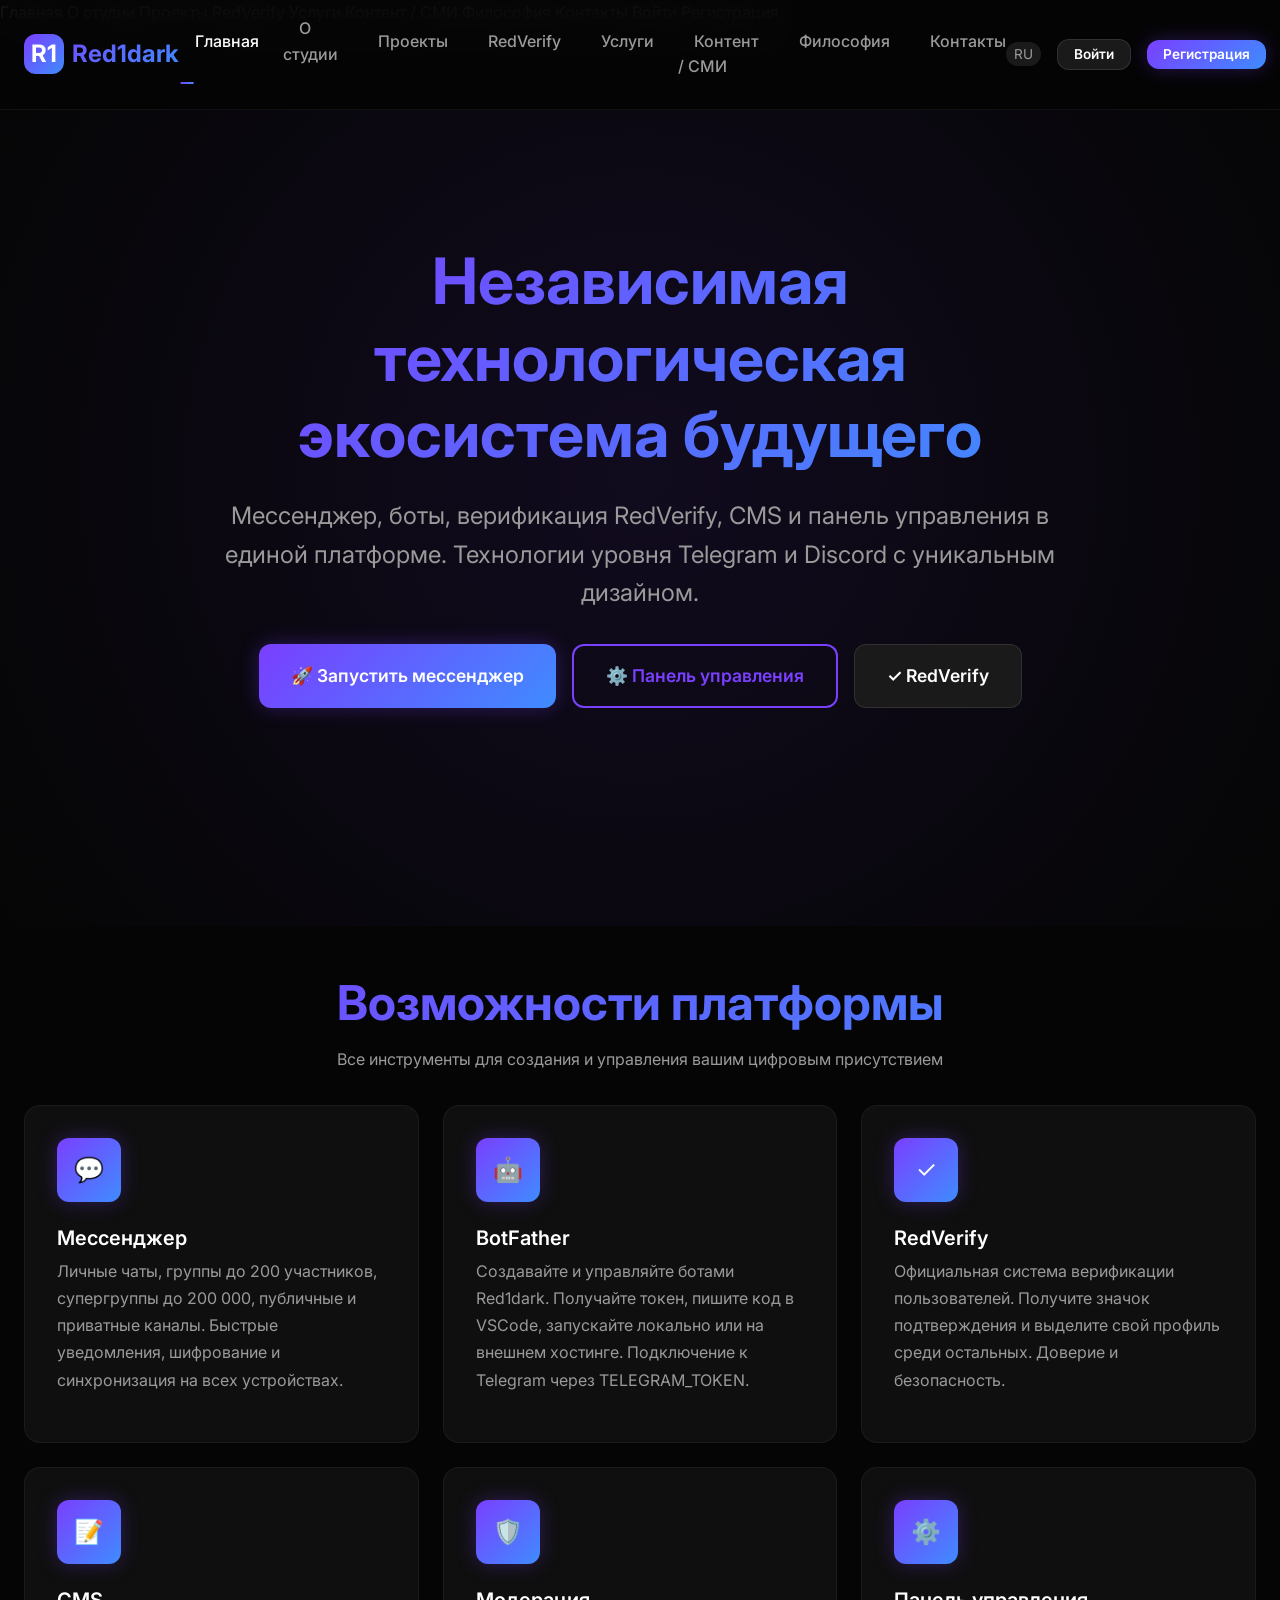
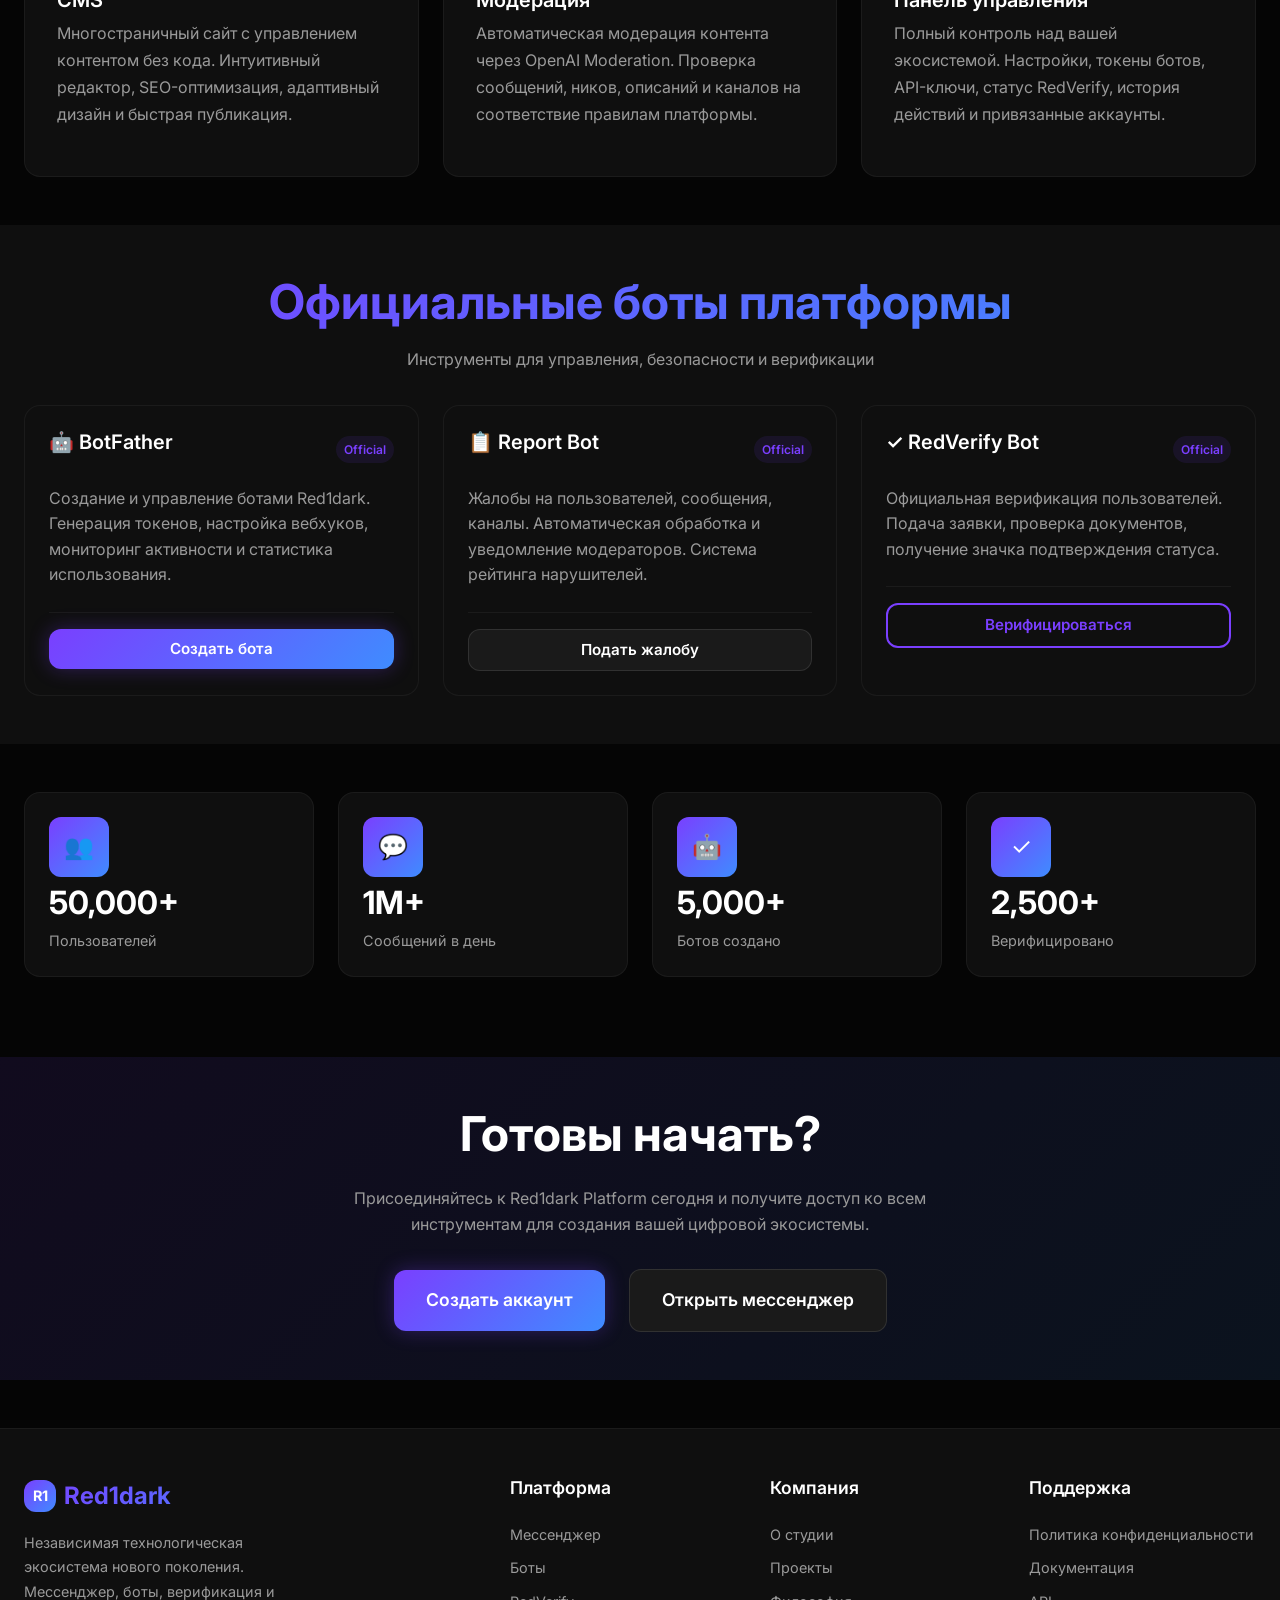
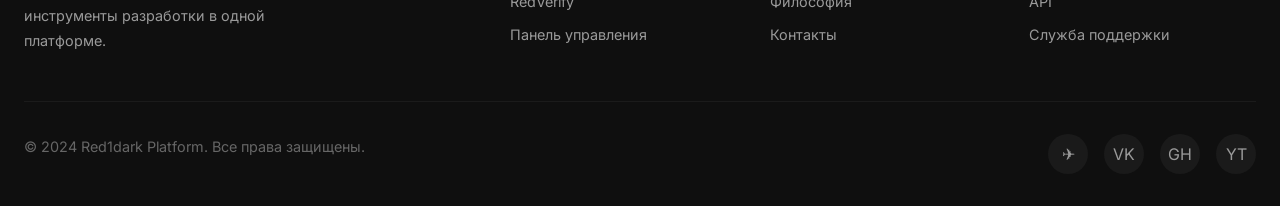
<file: index.html>
<!DOCTYPE html>
<html lang="ru">
<head>
    <meta charset="UTF-8">
    <meta name="viewport" content="width=device-width, initial-scale=1.0">
    <title>Red1dark Platform — Независимая технологическая экосистема</title>
    <meta name="description" content="Red1dark Platform — независимая технологическая экосистема: мессенджер, боты, верификация RedVerify, CMS и панель управления">
    
    <!-- Fonts -->
    <link rel="preconnect" href="https://fonts.googleapis.com">
    <link rel="preconnect" href="https://fonts.gstatic.com" crossorigin>
    <link href="https://fonts.googleapis.com/css2?family=Inter:wght@300;400;500;600;700;800&family=JetBrains+Mono:wght@400;500;600&display=swap" rel="stylesheet">
    
    <!-- Styles -->
    <link rel="stylesheet" href="css/styles.css">
</head>
<body>
    <!-- Navigation -->
    <nav class="navbar">
        <div class="container navbar-content">
            <a href="index.html" class="navbar-brand">
                <div class="navbar-logo">R1</div>
                <span>Red1dark</span>
            </a>
            
            <ul class="navbar-menu">
                <li><a href="index.html" class="navbar-link active" data-i18n="home">Главная</a></li>
                <li><a href="about.html" class="navbar-link" data-i18n="about">О студии</a></li>
                <li><a href="projects.html" class="navbar-link" data-i18n="projects">Проекты</a></li>
                <li><a href="verify.html" class="navbar-link" data-i18n="verify">RedVerify</a></li>
                <li><a href="services.html" class="navbar-link" data-i18n="services">Услуги</a></li>
                <li><a href="media.html" class="navbar-link" data-i18n="media">Контент / СМИ</a></li>
                <li><a href="philosophy.html" class="navbar-link" data-i18n="philosophy">Философия</a></li>
                <li><a href="contacts.html" class="navbar-link" data-i18n="contacts">Контакты</a></li>
            </ul>
            
            <div class="navbar-actions">
                <button class="lang-switcher">RU</button>
                <a href="login.html" class="btn btn-secondary btn-sm" data-i18n="login">Войти</a>
                <a href="signup.html" class="btn btn-primary btn-sm" data-i18n="signup">Регистрация</a>
            </div>
            
            <button class="menu-toggle">
                <span></span>
                <span></span>
                <span></span>
            </button>
        </div>
    </nav>
    
    <!-- Mobile Menu -->
    <div class="mobile-menu">
        <a href="index.html" data-i18n="home">Главная</a>
        <a href="about.html" data-i18n="about">О студии</a>
        <a href="projects.html" data-i18n="projects">Проекты</a>
        <a href="verify.html" data-i18n="verify">RedVerify</a>
        <a href="services.html" data-i18n="services">Услуги</a>
        <a href="media.html" data-i18n="media">Контент / СМИ</a>
        <a href="philosophy.html" data-i18n="philosophy">Философия</a>
        <a href="contacts.html" data-i18n="contacts">Контакты</a>
        <a href="login.html" data-i18n="login">Войти</a>
        <a href="signup.html" data-i18n="signup">Регистрация</a>
    </div>

    <!-- Hero Section -->
    <section class="hero">
        <div class="container hero-content">
            <h1 class="hero-title">
                Независимая технологическая<br>экосистема будущего
            </h1>
            <p class="hero-subtitle">
                Мессенджер, боты, верификация RedVerify, CMS и панель управления в единой платформе. 
                Технологии уровня Telegram и Discord с уникальным дизайном.
            </p>
            <div class="hero-buttons">
                <a href="messenger.html" class="btn btn-primary btn-lg">
                    🚀 Запустить мессенджер
                </a>
                <a href="dashboard.html" class="btn btn-outline btn-lg">
                    ⚙️ Панель управления
                </a>
                <a href="verify.html" class="btn btn-secondary btn-lg">
                    ✓ RedVerify
                </a>
            </div>
        </div>
    </section>

    <!-- Features Section -->
    <section class="section">
        <div class="container">
            <div class="text-center mb-xl">
                <h2 class="text-gradient">Возможности платформы</h2>
                <p>Все инструменты для создания и управления вашим цифровым присутствием</p>
            </div>
            
            <div class="features-grid">
                <!-- Feature 1: Messenger -->
                <div class="feature-card animate-on-scroll">
                    <div class="feature-icon">💬</div>
                    <h3 class="feature-title">Мессенджер</h3>
                    <p class="feature-description">
                        Личные чаты, группы до 200 участников, супергруппы до 200 000, публичные и приватные каналы. 
                        Быстрые уведомления, шифрование и синхронизация на всех устройствах.
                    </p>
                </div>
                
                <!-- Feature 2: BotFather -->
                <div class="feature-card animate-on-scroll">
                    <div class="feature-icon">🤖</div>
                    <h3 class="feature-title">BotFather</h3>
                    <p class="feature-description">
                        Создавайте и управляйте ботами Red1dark. Получайте токен, пишите код в VSCode, 
                        запускайте локально или на внешнем хостинге. Подключение к Telegram через TELEGRAM_TOKEN.
                    </p>
                </div>
                
                <!-- Feature 3: RedVerify -->
                <div class="feature-card animate-on-scroll">
                    <div class="feature-icon">✓</div>
                    <h3 class="feature-title">RedVerify</h3>
                    <p class="feature-description">
                        Официальная система верификации пользователей. Получите значок подтверждения 
                        и выделите свой профиль среди остальных. Доверие и безопасность.
                    </p>
                </div>
                
                <!-- Feature 4: CMS -->
                <div class="feature-card animate-on-scroll">
                    <div class="feature-icon">📝</div>
                    <h3 class="feature-title">CMS</h3>
                    <p class="feature-description">
                        Многостраничный сайт с управлением контентом без кода. Интуитивный редактор, 
                        SEO-оптимизация, адаптивный дизайн и быстрая публикация.
                    </p>
                </div>
                
                <!-- Feature 5: Moderation -->
                <div class="feature-card animate-on-scroll">
                    <div class="feature-icon">🛡️</div>
                    <h3 class="feature-title">Модерация</h3>
                    <p class="feature-description">
                        Автоматическая модерация контента через OpenAI Moderation. Проверка сообщений, 
                        ников, описаний и каналов на соответствие правилам платформы.
                    </p>
                </div>
                
                <!-- Feature 6: Dashboard -->
                <div class="feature-card animate-on-scroll">
                    <div class="feature-icon">⚙️</div>
                    <h3 class="feature-title">Панель управления</h3>
                    <p class="feature-description">
                        Полный контроль над вашей экосистемой. Настройки, токены ботов, API-ключи, 
                        статус RedVerify, история действий и привязанные аккаунты.
                    </p>
                </div>
            </div>
        </div>
    </section>

    <!-- Official Bots Section -->
    <section class="section" style="background: var(--bg-secondary);">
        <div class="container">
            <div class="text-center mb-xl">
                <h2 class="text-gradient">Официальные боты платформы</h2>
                <p>Инструменты для управления, безопасности и верификации</p>
            </div>
            
            <div class="grid grid-3">
                <!-- BotFather -->
                <div class="card animate-on-scroll">
                    <div class="card-header">
                        <h3 class="card-title">🤖 BotFather</h3>
                        <span class="badge badge-primary">Official</span>
                    </div>
                    <div class="card-body">
                        <p>Создание и управление ботами Red1dark. Генерация токенов, настройка вебхуков, 
                        мониторинг активности и статистика использования.</p>
                    </div>
                    <div class="card-footer">
                        <a href="bots.html" class="btn btn-primary w-100">Создать бота</a>
                    </div>
                </div>
                
                <!-- Report Bot -->
                <div class="card animate-on-scroll">
                    <div class="card-header">
                        <h3 class="card-title">📋 Report Bot</h3>
                        <span class="badge badge-primary">Official</span>
                    </div>
                    <div class="card-body">
                        <p>Жалобы на пользователей, сообщения, каналы. Автоматическая обработка 
                        и уведомление модераторов. Система рейтинга нарушителей.</p>
                    </div>
                    <div class="card-footer">
                        <a href="#" class="btn btn-secondary w-100">Подать жалобу</a>
                    </div>
                </div>
                
                <!-- RedVerify Bot -->
                <div class="card animate-on-scroll">
                    <div class="card-header">
                        <h3 class="card-title">✓ RedVerify Bot</h3>
                        <span class="badge badge-primary">Official</span>
                    </div>
                    <div class="card-body">
                        <p>Официальная верификация пользователей. Подача заявки, проверка документов, 
                        получение значка подтверждения статуса.</p>
                    </div>
                    <div class="card-footer">
                        <a href="verify.html" class="btn btn-outline w-100">Верифицироваться</a>
                    </div>
                </div>
            </div>
        </div>
    </section>

    <!-- Stats Section -->
    <section class="section">
        <div class="container">
            <div class="stats-grid">
                <div class="stat-card animate-on-scroll">
                    <div class="stat-card-icon">👥</div>
                    <div class="stat-card-info">
                        <div class="stat-card-value">50,000+</div>
                        <div class="stat-card-label">Пользователей</div>
                    </div>
                </div>
                
                <div class="stat-card animate-on-scroll">
                    <div class="stat-card-icon">💬</div>
                    <div class="stat-card-info">
                        <div class="stat-card-value">1M+</div>
                        <div class="stat-card-label">Сообщений в день</div>
                    </div>
                </div>
                
                <div class="stat-card animate-on-scroll">
                    <div class="stat-card-icon">🤖</div>
                    <div class="stat-card-info">
                        <div class="stat-card-value">5,000+</div>
                        <div class="stat-card-label">Ботов создано</div>
                    </div>
                </div>
                
                <div class="stat-card animate-on-scroll">
                    <div class="stat-card-icon">✓</div>
                    <div class="stat-card-info">
                        <div class="stat-card-value">2,500+</div>
                        <div class="stat-card-label">Верифицировано</div>
                    </div>
                </div>
            </div>
        </div>
    </section>

    <!-- CTA Section -->
    <section class="section" style="background: linear-gradient(135deg, rgba(122, 63, 255, 0.1) 0%, rgba(63, 140, 255, 0.1) 100%);">
        <div class="container text-center">
            <h2 class="mb-lg">Готовы начать?</h2>
            <p class="mb-xl" style="max-width: 600px; margin-left: auto; margin-right: auto;">
                Присоединяйтесь к Red1dark Platform сегодня и получите доступ ко всем инструментам 
                для создания вашей цифровой экосистемы.
            </p>
            <div class="flex-center gap-lg" style="flex-wrap: wrap;">
                <a href="signup.html" class="btn btn-primary btn-lg">Создать аккаунт</a>
                <a href="messenger.html" class="btn btn-secondary btn-lg">Открыть мессенджер</a>
            </div>
        </div>
    </section>

    <!-- Footer -->
    <footer class="footer">
        <div class="container">
            <div class="footer-grid">
                <div class="footer-brand">
                    <div class="footer-brand-logo">
                        <div class="navbar-logo" style="width: 32px; height: 32px; font-size: 0.9rem;">R1</div>
                        <span>Red1dark</span>
                    </div>
                    <p class="footer-brand-desc">
                        Независимая технологическая экосистема нового поколения. 
                        Мессенджер, боты, верификация и инструменты разработки в одной платформе.
                    </p>
                </div>
                
                <div>
                    <h4 class="footer-title">Платформа</h4>
                    <ul class="footer-links">
                        <li><a href="messenger.html" class="footer-link">Мессенджер</a></li>
                        <li><a href="bots.html" class="footer-link">Боты</a></li>
                        <li><a href="verify.html" class="footer-link">RedVerify</a></li>
                        <li><a href="dashboard.html" class="footer-link">Панель управления</a></li>
                    </ul>
                </div>
                
                <div>
                    <h4 class="footer-title">Компания</h4>
                    <ul class="footer-links">
                        <li><a href="about.html" class="footer-link">О студии</a></li>
                        <li><a href="projects.html" class="footer-link">Проекты</a></li>
                        <li><a href="philosophy.html" class="footer-link">Философия</a></li>
                        <li><a href="contacts.html" class="footer-link">Контакты</a></li>
                    </ul>
                </div>
                
                <div>
                    <h4 class="footer-title">Поддержка</h4>
                    <ul class="footer-links">
                        <li><a href="privacy.html" class="footer-link">Политика конфиденциальности</a></li>
                        <li><a href="#" class="footer-link">Документация</a></li>
                        <li><a href="#" class="footer-link">API</a></li>
                        <li><a href="contacts.html" class="footer-link">Служба поддержки</a></li>
                    </ul>
                </div>
            </div>
            
            <div class="footer-bottom">
                <p class="footer-copyright">© 2024 Red1dark Platform. Все права защищены.</p>
                <div class="footer-social">
                    <a href="#" class="social-link" aria-label="Telegram">✈</a>
                    <a href="#" class="social-link" aria-label="VK">VK</a>
                    <a href="#" class="social-link" aria-label="GitHub">GH</a>
                    <a href="#" class="social-link" aria-label="YouTube">YT</a>
                </div>
            </div>
        </div>
    </footer>

    <!-- Scripts -->
    <script src="js/main.js"></script>
</body>
</html>
</file>
<file: css/styles.css>
/* ============================================
   RED1DARK PLATFORM - GLOBAL STYLES
   Qwen-Style Dark Theme with Neon Accents
   ============================================ */

:root {
    /* Color Palette */
    --bg-primary: #050505;
    --bg-secondary: #0F0F0F;
    --bg-tertiary: #1A1A1A;
    
    /* Accent Colors */
    --accent-purple: #7A3FFF;
    --accent-blue: #3F8CFF;
    --accent-cyan: #00E5FF;
    --accent-soft-purple: #A07CFF;
    
    /* Text Colors */
    --text-primary: #FFFFFF;
    --text-secondary: #9A9A9A;
    --text-muted: #666666;
    
    /* Status Colors */
    --status-success: #00FF88;
    --status-warning: #FFAA00;
    --status-error: #FF4444;
    --status-info: #3F8CFF;
    
    /* Gradients */
    --gradient-primary: linear-gradient(135deg, var(--accent-purple) 0%, var(--accent-blue) 100%);
    --gradient-neon: linear-gradient(135deg, var(--accent-cyan) 0%, var(--accent-purple) 100%);
    --gradient-dark: linear-gradient(180deg, var(--bg-secondary) 0%, var(--bg-primary) 100%);
    
    /* Shadows */
    --shadow-sm: 0 2px 8px rgba(0, 0, 0, 0.3);
    --shadow-md: 0 4px 16px rgba(0, 0, 0, 0.4);
    --shadow-lg: 0 8px 32px rgba(0, 0, 0, 0.5);
    --shadow-neon: 0 0 20px rgba(122, 63, 255, 0.3);
    --shadow-glow: 0 0 30px rgba(0, 229, 255, 0.2);
    
    /* Border Radius */
    --radius-sm: 6px;
    --radius-md: 12px;
    --radius-lg: 16px;
    --radius-xl: 24px;
    --radius-full: 9999px;
    
    /* Spacing */
    --spacing-xs: 4px;
    --spacing-sm: 8px;
    --spacing-md: 16px;
    --spacing-lg: 24px;
    --spacing-xl: 32px;
    --spacing-2xl: 48px;
    
    /* Typography */
    --font-family: 'Inter', -apple-system, BlinkMacSystemFont, 'Segoe UI', Roboto, sans-serif;
    --font-mono: 'JetBrains Mono', 'Fira Code', monospace;
    
    /* Transitions */
    --transition-fast: 0.15s ease;
    --transition-base: 0.3s ease;
    --transition-slow: 0.5s ease;
    
    /* Z-index layers */
    --z-dropdown: 100;
    --z-sticky: 200;
    --z-modal: 300;
    --z-tooltip: 400;
}

/* ============================================
   RESET & BASE STYLES
   ============================================ */

* {
    margin: 0;
    padding: 0;
    box-sizing: border-box;
}

html {
    scroll-behavior: smooth;
    font-size: 16px;
}

body {
    font-family: var(--font-family);
    background-color: var(--bg-primary);
    color: var(--text-primary);
    line-height: 1.6;
    min-height: 100vh;
    overflow-x: hidden;
    -webkit-font-smoothing: antialiased;
    -moz-osx-font-smoothing: grayscale;
}

a {
    text-decoration: none;
    color: inherit;
    transition: color var(--transition-fast);
}

ul, ol {
    list-style: none;
}

img {
    max-width: 100%;
    height: auto;
    display: block;
}

button {
    font-family: inherit;
    cursor: pointer;
    border: none;
    background: none;
}

input, textarea, select {
    font-family: inherit;
    font-size: inherit;
}

/* ============================================
   TYPOGRAPHY
   ============================================ */

h1, h2, h3, h4, h5, h6 {
    font-weight: 700;
    line-height: 1.2;
    margin-bottom: var(--spacing-md);
}

h1 {
    font-size: clamp(2rem, 5vw, 4rem);
    background: var(--gradient-primary);
    -webkit-background-clip: text;
    -webkit-text-fill-color: transparent;
    background-clip: text;
}

h2 {
    font-size: clamp(1.5rem, 4vw, 3rem);
    color: var(--text-primary);
}

h3 {
    font-size: clamp(1.25rem, 3vw, 2rem);
    color: var(--text-primary);
}

p {
    color: var(--text-secondary);
    margin-bottom: var(--spacing-md);
}

.text-gradient {
    background: var(--gradient-primary);
    -webkit-background-clip: text;
    -webkit-text-fill-color: transparent;
    background-clip: text;
}

.text-accent {
    color: var(--accent-purple);
}

.text-cyan {
    color: var(--accent-cyan);
}

.text-muted {
    color: var(--text-muted);
}

/* ============================================
   LAYOUT COMPONENTS
   ============================================ */

.container {
    width: 100%;
    max-width: 1400px;
    margin: 0 auto;
    padding: 0 var(--spacing-lg);
}

.section {
    padding: var(--spacing-2xl) 0;
}

.grid {
    display: grid;
    gap: var(--spacing-lg);
}

.grid-2 {
    grid-template-columns: repeat(2, 1fr);
}

.grid-3 {
    grid-template-columns: repeat(3, 1fr);
}

.grid-4 {
    grid-template-columns: repeat(4, 1fr);
}

.flex {
    display: flex;
}

.flex-center {
    display: flex;
    align-items: center;
    justify-content: center;
}

.flex-between {
    display: flex;
    align-items: center;
    justify-content: space-between;
}

.flex-column {
    display: flex;
    flex-direction: column;
}

.gap-sm {
    gap: var(--spacing-sm);
}

.gap-md {
    gap: var(--spacing-md);
}

.gap-lg {
    gap: var(--spacing-lg);
}

/* ============================================
   BUTTONS
   ============================================ */

.btn {
    display: inline-flex;
    align-items: center;
    justify-content: center;
    gap: var(--spacing-sm);
    padding: var(--spacing-sm) var(--spacing-lg);
    border-radius: var(--radius-md);
    font-weight: 600;
    font-size: 0.95rem;
    transition: all var(--transition-base);
    position: relative;
    overflow: hidden;
}

.btn-primary {
    background: var(--gradient-primary);
    color: var(--text-primary);
    box-shadow: var(--shadow-neon);
}

.btn-primary:hover {
    transform: translateY(-2px);
    box-shadow: 0 0 30px rgba(122, 63, 255, 0.5);
}

.btn-secondary {
    background: var(--bg-tertiary);
    color: var(--text-primary);
    border: 1px solid rgba(255, 255, 255, 0.1);
}

.btn-secondary:hover {
    background: var(--accent-purple);
    border-color: var(--accent-purple);
}

.btn-outline {
    background: transparent;
    color: var(--accent-purple);
    border: 2px solid var(--accent-purple);
}

.btn-outline:hover {
    background: var(--accent-purple);
    color: var(--text-primary);
}

.btn-icon {
    width: 44px;
    height: 44px;
    padding: 0;
    border-radius: var(--radius-full);
}

.btn-lg {
    padding: var(--spacing-md) var(--spacing-xl);
    font-size: 1.1rem;
}

.btn-sm {
    padding: var(--spacing-xs) var(--spacing-md);
    font-size: 0.85rem;
}

/* ============================================
   CARDS
   ============================================ */

.card {
    background: var(--bg-secondary);
    border-radius: var(--radius-lg);
    padding: var(--spacing-lg);
    border: 1px solid rgba(255, 255, 255, 0.05);
    transition: all var(--transition-base);
    position: relative;
    overflow: hidden;
}

.card::before {
    content: '';
    position: absolute;
    top: 0;
    left: 0;
    right: 0;
    height: 2px;
    background: var(--gradient-primary);
    opacity: 0;
    transition: opacity var(--transition-base);
}

.card:hover {
    transform: translateY(-4px);
    border-color: rgba(122, 63, 255, 0.3);
    box-shadow: var(--shadow-neon);
}

.card:hover::before {
    opacity: 1;
}

.card-header {
    display: flex;
    align-items: center;
    justify-content: space-between;
    margin-bottom: var(--spacing-md);
}

.card-title {
    font-size: 1.25rem;
    font-weight: 600;
    color: var(--text-primary);
}

.card-subtitle {
    font-size: 0.9rem;
    color: var(--text-secondary);
}

.card-body {
    color: var(--text-secondary);
}

.card-footer {
    margin-top: var(--spacing-lg);
    padding-top: var(--spacing-md);
    border-top: 1px solid rgba(255, 255, 255, 0.05);
}

/* ============================================
   NAVIGATION
   ============================================ */

.navbar {
    position: fixed;
    top: 0;
    left: 0;
    right: 0;
    z-index: var(--z-sticky);
    background: rgba(5, 5, 5, 0.9);
    backdrop-filter: blur(20px);
    border-bottom: 1px solid rgba(255, 255, 255, 0.05);
    padding: var(--spacing-md) 0;
}

.navbar-content {
    display: flex;
    align-items: center;
    justify-content: space-between;
}

.navbar-brand {
    display: flex;
    align-items: center;
    gap: var(--spacing-sm);
    font-size: 1.5rem;
    font-weight: 700;
    background: var(--gradient-primary);
    -webkit-background-clip: text;
    -webkit-text-fill-color: transparent;
    background-clip: text;
}

.navbar-logo {
    width: 40px;
    height: 40px;
    border-radius: var(--radius-md);
    background: var(--gradient-primary);
    display: flex;
    align-items: center;
    justify-content: center;
    font-weight: 700;
    color: var(--text-primary);
    -webkit-text-fill-color: var(--text-primary);
}

.navbar-menu {
    display: flex;
    align-items: center;
    gap: var(--spacing-lg);
}

.navbar-link {
    color: var(--text-secondary);
    font-weight: 500;
    padding: var(--spacing-sm) var(--spacing-md);
    border-radius: var(--radius-md);
    transition: all var(--transition-fast);
    position: relative;
}

.navbar-link::after {
    content: '';
    position: absolute;
    bottom: 0;
    left: 50%;
    transform: translateX(-50%);
    width: 0;
    height: 2px;
    background: var(--gradient-primary);
    transition: width var(--transition-base);
}

.navbar-link:hover,
.navbar-link.active {
    color: var(--text-primary);
}

.navbar-link:hover::after,
.navbar-link.active::after {
    width: 80%;
}

.navbar-actions {
    display: flex;
    align-items: center;
    gap: var(--spacing-md);
}

.lang-switcher {
    display: flex;
    align-items: center;
    gap: var(--spacing-xs);
    padding: var(--spacing-xs) var(--spacing-sm);
    border-radius: var(--radius-md);
    background: var(--bg-tertiary);
    color: var(--text-secondary);
    font-size: 0.85rem;
    transition: all var(--transition-fast);
}

.lang-switcher:hover {
    background: var(--accent-purple);
    color: var(--text-primary);
}

/* Mobile Menu Toggle */
.menu-toggle {
    display: none;
    flex-direction: column;
    gap: 5px;
    padding: var(--spacing-sm);
}

.menu-toggle span {
    width: 24px;
    height: 2px;
    background: var(--text-primary);
    transition: all var(--transition-fast);
}

/* ============================================
   HERO SECTION
   ============================================ */

.hero {
    min-height: 100vh;
    display: flex;
    align-items: center;
    justify-content: center;
    text-align: center;
    padding: var(--spacing-2xl) 0;
    position: relative;
    overflow: hidden;
}

.hero::before {
    content: '';
    position: absolute;
    top: -50%;
    left: -50%;
    width: 200%;
    height: 200%;
    background: radial-gradient(circle at center, rgba(122, 63, 255, 0.1) 0%, transparent 50%);
    animation: pulse 8s ease-in-out infinite;
}

@keyframes pulse {
    0%, 100% { transform: scale(1); opacity: 0.5; }
    50% { transform: scale(1.1); opacity: 0.8; }
}

.hero-content {
    position: relative;
    z-index: 1;
    max-width: 900px;
}

.hero-title {
    margin-bottom: var(--spacing-lg);
    animation: fadeInUp 0.8s ease forwards;
    opacity: 0;
}

.hero-subtitle {
    font-size: clamp(1.1rem, 2vw, 1.5rem);
    color: var(--text-secondary);
    margin-bottom: var(--spacing-xl);
    animation: fadeInUp 0.8s ease 0.2s forwards;
    opacity: 0;
}

.hero-buttons {
    display: flex;
    gap: var(--spacing-md);
    justify-content: center;
    flex-wrap: wrap;
    animation: fadeInUp 0.8s ease 0.4s forwards;
    opacity: 0;
}

@keyframes fadeInUp {
    from {
        opacity: 0;
        transform: translateY(30px);
    }
    to {
        opacity: 1;
        transform: translateY(0);
    }
}

/* ============================================
   FEATURE SECTIONS
   ============================================ */

.features-grid {
    display: grid;
    grid-template-columns: repeat(auto-fit, minmax(300px, 1fr));
    gap: var(--spacing-lg);
}

.feature-card {
    background: var(--bg-secondary);
    border-radius: var(--radius-lg);
    padding: var(--spacing-xl);
    border: 1px solid rgba(255, 255, 255, 0.05);
    transition: all var(--transition-base);
    position: relative;
    overflow: hidden;
}

.feature-card::before {
    content: '';
    position: absolute;
    top: 0;
    left: 0;
    right: 0;
    height: 3px;
    background: var(--gradient-primary);
    transform: scaleX(0);
    transition: transform var(--transition-base);
}

.feature-card:hover {
    transform: translateY(-8px);
    border-color: rgba(122, 63, 255, 0.3);
    box-shadow: var(--shadow-neon);
}

.feature-card:hover::before {
    transform: scaleX(1);
}

.feature-icon {
    width: 64px;
    height: 64px;
    border-radius: var(--radius-md);
    background: var(--gradient-primary);
    display: flex;
    align-items: center;
    justify-content: center;
    font-size: 1.5rem;
    margin-bottom: var(--spacing-lg);
    box-shadow: var(--shadow-neon);
}

.feature-title {
    font-size: 1.25rem;
    font-weight: 600;
    margin-bottom: var(--spacing-sm);
    color: var(--text-primary);
}

.feature-description {
    color: var(--text-secondary);
    line-height: 1.7;
}

/* ============================================
   PROFILE COMPONENTS
   ============================================ */

.profile-container {
    display: grid;
    grid-template-columns: 300px 1fr;
    gap: var(--spacing-xl);
    padding: var(--spacing-xl);
}

.profile-sidebar {
    background: var(--bg-secondary);
    border-radius: var(--radius-lg);
    padding: var(--spacing-xl);
    border: 1px solid rgba(255, 255, 255, 0.05);
    height: fit-content;
    position: sticky;
    top: 100px;
}

.profile-avatar-container {
    position: relative;
    width: 150px;
    height: 150px;
    margin: 0 auto var(--spacing-lg);
}

.profile-avatar {
    width: 100%;
    height: 100%;
    border-radius: var(--radius-lg);
    object-fit: cover;
    border: 3px solid var(--accent-purple);
    box-shadow: var(--shadow-neon);
}

.profile-verify-badge {
    position: absolute;
    bottom: -5px;
    right: -5px;
    width: 40px;
    height: 40px;
    background: var(--bg-primary);
    border-radius: var(--radius-full);
    display: flex;
    align-items: center;
    justify-content: center;
    border: 2px solid var(--accent-cyan);
}

.profile-verify-badge img {
    width: 28px;
    height: 28px;
}

.profile-name {
    font-size: 1.5rem;
    font-weight: 700;
    text-align: center;
    margin-bottom: var(--spacing-xs);
    color: var(--text-primary);
}

.profile-nickname {
    text-align: center;
    color: var(--text-secondary);
    margin-bottom: var(--spacing-md);
}

.profile-role {
    display: inline-block;
    padding: var(--spacing-xs) var(--spacing-md);
    border-radius: var(--radius-full);
    font-size: 0.85rem;
    font-weight: 600;
    background: var(--gradient-primary);
    color: var(--text-primary);
}

.profile-stats {
    display: grid;
    grid-template-columns: repeat(3, 1fr);
    gap: var(--spacing-md);
    margin-top: var(--spacing-lg);
    padding-top: var(--spacing-lg);
    border-top: 1px solid rgba(255, 255, 255, 0.05);
}

.stat-item {
    text-align: center;
}

.stat-value {
    font-size: 1.25rem;
    font-weight: 700;
    color: var(--accent-purple);
}

.stat-label {
    font-size: 0.75rem;
    color: var(--text-secondary);
    margin-top: var(--spacing-xs);
}

.profile-content {
    background: var(--bg-secondary);
    border-radius: var(--radius-lg);
    padding: var(--spacing-xl);
    border: 1px solid rgba(255, 255, 255, 0.05);
}

.profile-section {
    margin-bottom: var(--spacing-xl);
}

.profile-section-title {
    font-size: 1.25rem;
    font-weight: 600;
    margin-bottom: var(--spacing-lg);
    color: var(--text-primary);
    display: flex;
    align-items: center;
    gap: var(--spacing-sm);
}

.profile-section-title::before {
    content: '';
    width: 4px;
    height: 20px;
    background: var(--gradient-primary);
    border-radius: var(--radius-sm);
}

/* Admin Profile Specific */
.admin-profile .token-display {
    font-family: var(--font-mono);
    background: var(--bg-primary);
    padding: var(--spacing-md);
    border-radius: var(--radius-md);
    border: 1px solid rgba(122, 63, 255, 0.2);
    word-break: break-all;
    margin-bottom: var(--spacing-md);
}

.admin-profile .api-key-row {
    display: flex;
    align-items: center;
    justify-content: space-between;
    padding: var(--spacing-md);
    background: var(--bg-primary);
    border-radius: var(--radius-md);
    margin-bottom: var(--spacing-sm);
}

.action-log {
    max-height: 400px;
    overflow-y: auto;
}

.action-log-item {
    display: flex;
    align-items: center;
    gap: var(--spacing-md);
    padding: var(--spacing-md);
    border-bottom: 1px solid rgba(255, 255, 255, 0.05);
}

.action-log-time {
    font-size: 0.75rem;
    color: var(--text-muted);
    min-width: 120px;
}

.action-log-action {
    flex: 1;
    color: var(--text-secondary);
}

.action-log-status {
    padding: var(--spacing-xs) var(--spacing-sm);
    border-radius: var(--radius-sm);
    font-size: 0.75rem;
    font-weight: 600;
}

.status-success {
    background: rgba(0, 255, 136, 0.1);
    color: var(--status-success);
}

.status-error {
    background: rgba(255, 68, 68, 0.1);
    color: var(--status-error);
}

/* ============================================
   MESSENGER COMPONENTS
   ============================================ */

.messenger-container {
    display: grid;
    grid-template-columns: 350px 1fr;
    height: calc(100vh - 80px);
    margin-top: 80px;
}

.messenger-sidebar {
    background: var(--bg-secondary);
    border-right: 1px solid rgba(255, 255, 255, 0.05);
    display: flex;
    flex-direction: column;
}

.messenger-search {
    padding: var(--spacing-lg);
    border-bottom: 1px solid rgba(255, 255, 255, 0.05);
}

.search-input {
    width: 100%;
    padding: var(--spacing-md);
    background: var(--bg-primary);
    border: 1px solid rgba(255, 255, 255, 0.1);
    border-radius: var(--radius-md);
    color: var(--text-primary);
    transition: all var(--transition-fast);
}

.search-input:focus {
    outline: none;
    border-color: var(--accent-purple);
    box-shadow: var(--shadow-neon);
}

.chat-list {
    flex: 1;
    overflow-y: auto;
}

.chat-item {
    display: flex;
    align-items: center;
    gap: var(--spacing-md);
    padding: var(--spacing-md) var(--spacing-lg);
    border-bottom: 1px solid rgba(255, 255, 255, 0.03);
    cursor: pointer;
    transition: all var(--transition-fast);
}

.chat-item:hover,
.chat-item.active {
    background: var(--bg-tertiary);
}

.chat-avatar {
    width: 50px;
    height: 50px;
    border-radius: var(--radius-full);
    object-fit: cover;
}

.chat-info {
    flex: 1;
    min-width: 0;
}

.chat-name {
    font-weight: 600;
    color: var(--text-primary);
    margin-bottom: var(--spacing-xs);
    display: flex;
    align-items: center;
    gap: var(--spacing-sm);
}

.chat-preview {
    color: var(--text-secondary);
    font-size: 0.9rem;
    white-space: nowrap;
    overflow: hidden;
    text-overflow: ellipsis;
}

.chat-meta {
    text-align: right;
}

.chat-time {
    font-size: 0.75rem;
    color: var(--text-muted);
    margin-bottom: var(--spacing-xs);
}

.chat-badge {
    display: inline-block;
    min-width: 20px;
    height: 20px;
    padding: 0 6px;
    background: var(--accent-purple);
    border-radius: var(--radius-full);
    font-size: 0.75rem;
    font-weight: 600;
    color: var(--text-primary);
    display: flex;
    align-items: center;
    justify-content: center;
}

.messenger-main {
    display: flex;
    flex-direction: column;
    background: var(--bg-primary);
}

.chat-header {
    display: flex;
    align-items: center;
    justify-content: space-between;
    padding: var(--spacing-lg);
    border-bottom: 1px solid rgba(255, 255, 255, 0.05);
}

.chat-header-info {
    display: flex;
    align-items: center;
    gap: var(--spacing-md);
}

.chat-header-avatar {
    width: 40px;
    height: 40px;
    border-radius: var(--radius-full);
    object-fit: cover;
}

.chat-header-name {
    font-weight: 600;
    color: var(--text-primary);
}

.chat-header-status {
    font-size: 0.85rem;
    color: var(--text-secondary);
}

.chat-header-actions {
    display: flex;
    gap: var(--spacing-sm);
}

.messages-container {
    flex: 1;
    overflow-y: auto;
    padding: var(--spacing-lg);
    display: flex;
    flex-direction: column;
    gap: var(--spacing-md);
}

.message {
    display: flex;
    gap: var(--spacing-md);
    max-width: 70%;
}

.message.sent {
    align-self: flex-end;
    flex-direction: row-reverse;
}

.message-avatar {
    width: 36px;
    height: 36px;
    border-radius: var(--radius-full);
    object-fit: cover;
}

.message-content {
    background: var(--bg-secondary);
    padding: var(--spacing-md);
    border-radius: var(--radius-lg);
    border: 1px solid rgba(255, 255, 255, 0.05);
}

.message.sent .message-content {
    background: var(--accent-purple);
    border-color: var(--accent-purple);
}

.message-text {
    color: var(--text-primary);
    line-height: 1.5;
}

.message-time {
    font-size: 0.75rem;
    color: var(--text-muted);
    margin-top: var(--spacing-xs);
}

.message-input-container {
    padding: var(--spacing-lg);
    border-top: 1px solid rgba(255, 255, 255, 0.05);
    display: flex;
    gap: var(--spacing-md);
    align-items: center;
}

.message-input {
    flex: 1;
    padding: var(--spacing-md) var(--spacing-lg);
    background: var(--bg-secondary);
    border: 1px solid rgba(255, 255, 255, 0.1);
    border-radius: var(--radius-full);
    color: var(--text-primary);
    transition: all var(--transition-fast);
}

.message-input:focus {
    outline: none;
    border-color: var(--accent-purple);
}

.send-button {
    width: 44px;
    height: 44px;
    border-radius: var(--radius-full);
    background: var(--gradient-primary);
    display: flex;
    align-items: center;
    justify-content: center;
    color: var(--text-primary);
    transition: all var(--transition-fast);
}

.send-button:hover {
    transform: scale(1.1);
    box-shadow: var(--shadow-neon);
}

/* ============================================
   DASHBOARD / ADMIN PANEL
   ============================================ */

.dashboard-container {
    display: grid;
    grid-template-columns: 280px 1fr;
    min-height: calc(100vh - 80px);
    margin-top: 80px;
}

.dashboard-sidebar {
    background: var(--bg-secondary);
    border-right: 1px solid rgba(255, 255, 255, 0.05);
    padding: var(--spacing-lg);
}

.dashboard-nav-item {
    display: flex;
    align-items: center;
    gap: var(--spacing-md);
    padding: var(--spacing-md) var(--spacing-lg);
    border-radius: var(--radius-md);
    color: var(--text-secondary);
    transition: all var(--transition-fast);
    margin-bottom: var(--spacing-xs);
}

.dashboard-nav-item:hover,
.dashboard-nav-item.active {
    background: var(--bg-tertiary);
    color: var(--text-primary);
}

.dashboard-nav-item.active {
    border-left: 3px solid var(--accent-purple);
}

.dashboard-main {
    padding: var(--spacing-xl);
}

.dashboard-header {
    margin-bottom: var(--spacing-xl);
}

.dashboard-title {
    font-size: 2rem;
    font-weight: 700;
    color: var(--text-primary);
    margin-bottom: var(--spacing-sm);
}

.dashboard-subtitle {
    color: var(--text-secondary);
}

.stats-grid {
    display: grid;
    grid-template-columns: repeat(auto-fit, minmax(250px, 1fr));
    gap: var(--spacing-lg);
    margin-bottom: var(--spacing-xl);
}

.stat-card {
    background: var(--bg-secondary);
    border-radius: var(--radius-lg);
    padding: var(--spacing-lg);
    border: 1px solid rgba(255, 255, 255, 0.05);
    display: flex;
    align-items: center;
    gap: var(--spacing-lg);
}

.stat-card-icon {
    width: 60px;
    height: 60px;
    border-radius: var(--radius-md);
    background: var(--gradient-primary);
    display: flex;
    align-items: center;
    justify-content: center;
    font-size: 1.5rem;
}

.stat-card-info {
    flex: 1;
}

.stat-card-value {
    font-size: 2rem;
    font-weight: 700;
    color: var(--text-primary);
}

.stat-card-label {
    color: var(--text-secondary);
    font-size: 0.9rem;
}

.content-table {
    width: 100%;
    border-collapse: collapse;
}

.content-table th,
.content-table td {
    padding: var(--spacing-md);
    text-align: left;
    border-bottom: 1px solid rgba(255, 255, 255, 0.05);
}

.content-table th {
    color: var(--text-secondary);
    font-weight: 600;
    font-size: 0.85rem;
    text-transform: uppercase;
}

.content-table tr:hover {
    background: var(--bg-tertiary);
}

.table-actions {
    display: flex;
    gap: var(--spacing-sm);
}

/* ============================================
   REDVERIFY SECTION
   ============================================ */

.verify-section {
    text-align: center;
    padding: var(--spacing-2xl) 0;
}

.verify-badge-large {
    width: 120px;
    height: 120px;
    margin: 0 auto var(--spacing-xl);
    filter: drop-shadow(0 0 30px rgba(0, 229, 255, 0.5));
    animation: float 3s ease-in-out infinite;
}

@keyframes float {
    0%, 100% { transform: translateY(0); }
    50% { transform: translateY(-10px); }
}

.verify-steps {
    display: grid;
    grid-template-columns: repeat(auto-fit, minmax(250px, 1fr));
    gap: var(--spacing-lg);
    margin-top: var(--spacing-xl);
}

.verify-step {
    background: var(--bg-secondary);
    border-radius: var(--radius-lg);
    padding: var(--spacing-xl);
    border: 1px solid rgba(255, 255, 255, 0.05);
    position: relative;
}

.verify-step-number {
    position: absolute;
    top: -15px;
    left: 50%;
    transform: translateX(-50%);
    width: 30px;
    height: 30px;
    background: var(--gradient-primary);
    border-radius: var(--radius-full);
    display: flex;
    align-items: center;
    justify-content: center;
    font-weight: 700;
    font-size: 0.9rem;
}

.verify-step-title {
    font-size: 1.1rem;
    font-weight: 600;
    margin: var(--spacing-lg) 0 var(--spacing-sm);
    color: var(--text-primary);
}

.verify-step-desc {
    color: var(--text-secondary);
    font-size: 0.95rem;
}

/* ============================================
   BOT FATHER SECTION
   ============================================ */

.bot-creator {
    background: var(--bg-secondary);
    border-radius: var(--radius-lg);
    padding: var(--spacing-xl);
    border: 1px solid rgba(255, 255, 255, 0.05);
}

.bot-form {
    display: grid;
    gap: var(--spacing-lg);
}

.form-group {
    display: flex;
    flex-direction: column;
    gap: var(--spacing-sm);
}

.form-label {
    font-weight: 600;
    color: var(--text-primary);
    font-size: 0.9rem;
}

.form-input,
.form-textarea,
.form-select {
    padding: var(--spacing-md) var(--spacing-lg);
    background: var(--bg-primary);
    border: 1px solid rgba(255, 255, 255, 0.1);
    border-radius: var(--radius-md);
    color: var(--text-primary);
    transition: all var(--transition-fast);
}

.form-input:focus,
.form-textarea:focus,
.form-select:focus {
    outline: none;
    border-color: var(--accent-purple);
    box-shadow: var(--shadow-neon);
}

.form-textarea {
    min-height: 120px;
    resize: vertical;
}

.token-display-box {
    background: var(--bg-primary);
    border: 1px solid var(--accent-cyan);
    border-radius: var(--radius-md);
    padding: var(--spacing-lg);
    font-family: var(--font-mono);
    word-break: break-all;
    position: relative;
}

.copy-btn {
    position: absolute;
    top: var(--spacing-md);
    right: var(--spacing-md);
    padding: var(--spacing-xs) var(--spacing-sm);
    background: var(--accent-purple);
    color: var(--text-primary);
    border-radius: var(--radius-sm);
    font-size: 0.8rem;
}

/* ============================================
   FOOTER
   ============================================ */

.footer {
    background: var(--bg-secondary);
    border-top: 1px solid rgba(255, 255, 255, 0.05);
    padding: var(--spacing-2xl) 0 var(--spacing-xl);
    margin-top: var(--spacing-2xl);
}

.footer-grid {
    display: grid;
    grid-template-columns: 2fr repeat(3, 1fr);
    gap: var(--spacing-xl);
    margin-bottom: var(--spacing-xl);
}

.footer-brand {
    max-width: 300px;
}

.footer-brand-logo {
    display: flex;
    align-items: center;
    gap: var(--spacing-sm);
    font-size: 1.5rem;
    font-weight: 700;
    background: var(--gradient-primary);
    -webkit-background-clip: text;
    -webkit-text-fill-color: transparent;
    background-clip: text;
    margin-bottom: var(--spacing-md);
}

.footer-brand-desc {
    color: var(--text-secondary);
    font-size: 0.9rem;
    line-height: 1.7;
}

.footer-title {
    font-size: 1.1rem;
    font-weight: 600;
    color: var(--text-primary);
    margin-bottom: var(--spacing-lg);
}

.footer-links {
    display: flex;
    flex-direction: column;
    gap: var(--spacing-sm);
}

.footer-link {
    color: var(--text-secondary);
    font-size: 0.9rem;
    transition: color var(--transition-fast);
}

.footer-link:hover {
    color: var(--accent-purple);
}

.footer-bottom {
    padding-top: var(--spacing-xl);
    border-top: 1px solid rgba(255, 255, 255, 0.05);
    display: flex;
    align-items: center;
    justify-content: space-between;
    flex-wrap: wrap;
    gap: var(--spacing-md);
}

.footer-copyright {
    color: var(--text-muted);
    font-size: 0.9rem;
}

.footer-social {
    display: flex;
    gap: var(--spacing-md);
}

.social-link {
    width: 40px;
    height: 40px;
    border-radius: var(--radius-full);
    background: var(--bg-tertiary);
    display: flex;
    align-items: center;
    justify-content: center;
    color: var(--text-secondary);
    transition: all var(--transition-fast);
}

.social-link:hover {
    background: var(--accent-purple);
    color: var(--text-primary);
    transform: translateY(-3px);
}

/* ============================================
   ANIMATIONS
   ============================================ */

.fade-in {
    animation: fadeIn 0.6s ease forwards;
}

.slide-in-left {
    animation: slideInLeft 0.6s ease forwards;
}

.slide-in-right {
    animation: slideInRight 0.6s ease forwards;
}

.scale-in {
    animation: scaleIn 0.4s ease forwards;
}

@keyframes fadeIn {
    from { opacity: 0; }
    to { opacity: 1; }
}

@keyframes slideInLeft {
    from {
        opacity: 0;
        transform: translateX(-50px);
    }
    to {
        opacity: 1;
        transform: translateX(0);
    }
}

@keyframes slideInRight {
    from {
        opacity: 0;
        transform: translateX(50px);
    }
    to {
        opacity: 1;
        transform: translateX(0);
    }
}

@keyframes scaleIn {
    from {
        opacity: 0;
        transform: scale(0.9);
    }
    to {
        opacity: 1;
        transform: scale(1);
    }
}

/* Scroll Animation Trigger */
.animate-on-scroll {
    opacity: 0;
    transform: translateY(30px);
    transition: all 0.6s ease;
}

.animate-on-scroll.visible {
    opacity: 1;
    transform: translateY(0);
}

/* ============================================
   RESPONSIVE DESIGN
   ============================================ */

@media (max-width: 1200px) {
    .grid-4 {
        grid-template-columns: repeat(2, 1fr);
    }
    
    .profile-container {
        grid-template-columns: 1fr;
    }
    
    .profile-sidebar {
        position: static;
        max-width: 400px;
        margin: 0 auto;
    }
    
    .dashboard-container {
        grid-template-columns: 1fr;
    }
    
    .dashboard-sidebar {
        display: none;
    }
}

@media (max-width: 992px) {
    .grid-3 {
        grid-template-columns: repeat(2, 1fr);
    }
    
    .footer-grid {
        grid-template-columns: repeat(2, 1fr);
    }
    
    .messenger-container {
        grid-template-columns: 300px 1fr;
    }
}

@media (max-width: 768px) {
    .navbar-menu {
        display: none;
    }
    
    .menu-toggle {
        display: flex;
    }
    
    .mobile-menu {
        position: fixed;
        top: 70px;
        left: 0;
        right: 0;
        background: var(--bg-secondary);
        padding: var(--spacing-lg);
        border-bottom: 1px solid rgba(255, 255, 255, 0.05);
        display: none;
    }
    
    .mobile-menu.active {
        display: block;
    }
    
    .mobile-menu a {
        display: block;
        padding: var(--spacing-md);
        color: var(--text-secondary);
        border-bottom: 1px solid rgba(255, 255, 255, 0.05);
    }
    
    .hero-buttons {
        flex-direction: column;
        align-items: center;
    }
    
    .grid-2,
    .grid-3,
    .grid-4 {
        grid-template-columns: 1fr;
    }
    
    .footer-grid {
        grid-template-columns: 1fr;
    }
    
    .messenger-container {
        grid-template-columns: 1fr;
    }
    
    .messenger-sidebar {
        display: none;
    }
    
    .message {
        max-width: 85%;
    }
    
    .stats-grid {
        grid-template-columns: 1fr;
    }
    
    .profile-stats {
        grid-template-columns: 1fr;
    }
}

@media (max-width: 480px) {
    html {
        font-size: 14px;
    }
    
    .container {
        padding: 0 var(--spacing-md);
    }
    
    .btn {
        width: 100%;
        justify-content: center;
    }
    
    .hero-buttons .btn {
        width: auto;
    }
    
    .chat-header-actions {
        display: none;
    }
}

/* ============================================
   UTILITY CLASSES
   ============================================ */

.hidden {
    display: none !important;
}

.visible {
    display: block !important;
}

.text-center {
    text-align: center;
}

.text-left {
    text-align: left;
}

.text-right {
    text-align: right;
}

.mt-sm { margin-top: var(--spacing-sm); }
.mt-md { margin-top: var(--spacing-md); }
.mt-lg { margin-top: var(--spacing-lg); }
.mt-xl { margin-top: var(--spacing-xl); }

.mb-sm { margin-bottom: var(--spacing-sm); }
.mb-md { margin-bottom: var(--spacing-md); }
.mb-lg { margin-bottom: var(--spacing-lg); }
.mb-xl { margin-bottom: var(--spacing-xl); }

.p-sm { padding: var(--spacing-sm); }
.p-md { padding: var(--spacing-md); }
.p-lg { padding: var(--spacing-lg); }
.p-xl { padding: var(--spacing-xl); }

.d-flex { display: flex; }
.d-grid { display: grid; }
.d-block { display: block; }
.d-inline { display: inline; }
.d-inline-block { display: inline-block; }

.w-100 { width: 100%; }
.h-100 { height: 100%; }

.overflow-auto { overflow: auto; }
.overflow-hidden { overflow: hidden; }

.position-relative { position: relative; }
.position-absolute { position: absolute; }
.position-fixed { position: fixed; }
.position-sticky { position: sticky; }

.z-1 { z-index: 1; }
.z-2 { z-index: 2; }
.z-3 { z-index: 3; }

/* ============================================
   SCROLLBAR STYLING
   ============================================ */

::-webkit-scrollbar {
    width: 8px;
    height: 8px;
}

::-webkit-scrollbar-track {
    background: var(--bg-primary);
}

::-webkit-scrollbar-thumb {
    background: var(--bg-tertiary);
    border-radius: var(--radius-full);
}

::-webkit-scrollbar-thumb:hover {
    background: var(--accent-purple);
}

/* ============================================
   SELECTION STYLING
   ============================================ */

::selection {
    background: var(--accent-purple);
    color: var(--text-primary);
}

::-moz-selection {
    background: var(--accent-purple);
    color: var(--text-primary);
}

/* ============================================
   LOADING STATES
   ============================================ */

.loading {
    position: relative;
    pointer-events: none;
}

.loading::after {
    content: '';
    position: absolute;
    top: 50%;
    left: 50%;
    width: 24px;
    height: 24px;
    margin: -12px 0 0 -12px;
    border: 3px solid rgba(122, 63, 255, 0.3);
    border-top-color: var(--accent-purple);
    border-radius: 50%;
    animation: spin 0.8s linear infinite;
}

@keyframes spin {
    to { transform: rotate(360deg); }
}

.skeleton {
    background: linear-gradient(
        90deg,
        var(--bg-secondary) 0%,
        var(--bg-tertiary) 50%,
        var(--bg-secondary) 100%
    );
    background-size: 200% 100%;
    animation: skeleton-loading 1.5s ease-in-out infinite;
}

@keyframes skeleton-loading {
    0% { background-position: 200% 0; }
    100% { background-position: -200% 0; }
}

/* ============================================
   NOTIFICATIONS / TOASTS
   ============================================ */

.toast-container {
    position: fixed;
    top: 100px;
    right: var(--spacing-lg);
    z-index: var(--z-tooltip);
    display: flex;
    flex-direction: column;
    gap: var(--spacing-md);
}

.toast {
    background: var(--bg-secondary);
    border-radius: var(--radius-md);
    padding: var(--spacing-md) var(--spacing-lg);
    border-left: 4px solid var(--accent-purple);
    box-shadow: var(--shadow-lg);
    display: flex;
    align-items: center;
    gap: var(--spacing-md);
    min-width: 300px;
    max-width: 500px;
    animation: slideInRight 0.3s ease forwards;
}

.toast.success {
    border-left-color: var(--status-success);
}

.toast.error {
    border-left-color: var(--status-error);
}

.toast.warning {
    border-left-color: var(--status-warning);
}

.toast.info {
    border-left-color: var(--status-info);
}

.toast-message {
    flex: 1;
    color: var(--text-primary);
}

.toast-close {
    color: var(--text-secondary);
    transition: color var(--transition-fast);
}

.toast-close:hover {
    color: var(--text-primary);
}

/* ============================================
   MODALS
   ============================================ */

.modal-overlay {
    position: fixed;
    top: 0;
    left: 0;
    right: 0;
    bottom: 0;
    background: rgba(0, 0, 0, 0.8);
    backdrop-filter: blur(5px);
    z-index: var(--z-modal);
    display: flex;
    align-items: center;
    justify-content: center;
    opacity: 0;
    visibility: hidden;
    transition: all var(--transition-base);
}

.modal-overlay.active {
    opacity: 1;
    visibility: visible;
}

.modal {
    background: var(--bg-secondary);
    border-radius: var(--radius-lg);
    padding: var(--spacing-xl);
    max-width: 500px;
    width: 90%;
    max-height: 90vh;
    overflow-y: auto;
    border: 1px solid rgba(255, 255, 255, 0.05);
    transform: scale(0.9);
    transition: transform var(--transition-base);
}

.modal-overlay.active .modal {
    transform: scale(1);
}

.modal-header {
    display: flex;
    align-items: center;
    justify-content: space-between;
    margin-bottom: var(--spacing-lg);
}

.modal-title {
    font-size: 1.5rem;
    font-weight: 600;
    color: var(--text-primary);
}

.modal-close {
    color: var(--text-secondary);
    transition: color var(--transition-fast);
}

.modal-close:hover {
    color: var(--text-primary);
}

.modal-body {
    color: var(--text-secondary);
    margin-bottom: var(--spacing-lg);
}

.modal-footer {
    display: flex;
    gap: var(--spacing-md);
    justify-content: flex-end;
}

/* ============================================
   TABS
   ============================================ */

.tabs {
    display: flex;
    gap: var(--spacing-sm);
    border-bottom: 1px solid rgba(255, 255, 255, 0.05);
    margin-bottom: var(--spacing-lg);
}

.tab {
    padding: var(--spacing-md) var(--spacing-lg);
    color: var(--text-secondary);
    border-bottom: 2px solid transparent;
    transition: all var(--transition-fast);
    cursor: pointer;
}

.tab:hover {
    color: var(--text-primary);
}

.tab.active {
    color: var(--text-primary);
    border-bottom-color: var(--accent-purple);
}

.tab-content {
    display: none;
}

.tab-content.active {
    display: block;
    animation: fadeIn 0.3s ease forwards;
}

/* ============================================
   BADGES
   ============================================ */

.badge {
    display: inline-flex;
    align-items: center;
    gap: var(--spacing-xs);
    padding: var(--spacing-xs) var(--spacing-sm);
    border-radius: var(--radius-full);
    font-size: 0.75rem;
    font-weight: 600;
}

.badge-primary {
    background: rgba(122, 63, 255, 0.1);
    color: var(--accent-purple);
}

.badge-success {
    background: rgba(0, 255, 136, 0.1);
    color: var(--status-success);
}

.badge-warning {
    background: rgba(255, 170, 0, 0.1);
    color: var(--status-warning);
}

.badge-error {
    background: rgba(255, 68, 68, 0.1);
    color: var(--status-error);
}

.badge-info {
    background: rgba(63, 140, 255, 0.1);
    color: var(--status-info);
}

/* Role Badges */
.role-owner {
    background: linear-gradient(135deg, #FFD700, #FFA500);
    color: #000;
}

.role-admin {
    background: linear-gradient(135deg, #FF4444, #FF6B6B);
    color: #fff;
}

.role-moderator {
    background: linear-gradient(135deg, var(--accent-purple), var(--accent-soft-purple));
    color: #fff;
}

.role-media {
    background: linear-gradient(135deg, var(--accent-blue), var(--accent-cyan));
    color: #fff;
}

.role-user {
    background: var(--bg-tertiary);
    color: var(--text-secondary);
}

/* ============================================
   PROGRESS BARS
   ============================================ */

.progress-container {
    width: 100%;
    height: 8px;
    background: var(--bg-tertiary);
    border-radius: var(--radius-full);
    overflow: hidden;
}

.progress-bar {
    height: 100%;
    background: var(--gradient-primary);
    border-radius: var(--radius-full);
    transition: width var(--transition-base);
}

/* ============================================
   DIVIDERS
   ============================================ */

.divider {
    height: 1px;
    background: rgba(255, 255, 255, 0.05);
    margin: var(--spacing-lg) 0;
}

.divider-vertical {
    width: 1px;
    height: 100%;
    background: rgba(255, 255, 255, 0.05);
    margin: 0 var(--spacing-lg);
}

/* ============================================
   CODE BLOCKS
   ============================================ */

.code-block {
    background: var(--bg-primary);
    border: 1px solid rgba(122, 63, 255, 0.2);
    border-radius: var(--radius-md);
    padding: var(--spacing-lg);
    font-family: var(--font-mono);
    font-size: 0.9rem;
    overflow-x: auto;
    color: var(--text-secondary);
}

.code-block code {
    color: var(--accent-cyan);
}

/* ============================================
   EMPTY STATES
   ============================================ */

.empty-state {
    text-align: center;
    padding: var(--spacing-2xl);
    color: var(--text-secondary);
}

.empty-state-icon {
    font-size: 4rem;
    margin-bottom: var(--spacing-lg);
    opacity: 0.3;
}

.empty-state-title {
    font-size: 1.25rem;
    font-weight: 600;
    color: var(--text-primary);
    margin-bottom: var(--spacing-sm);
}

.empty-state-desc {
    margin-bottom: var(--spacing-lg);
}

/* ============================================
   TOOLTIPS
   ============================================ */

.tooltip {
    position: relative;
}

.tooltip::after {
    content: attr(data-tooltip);
    position: absolute;
    bottom: 100%;
    left: 50%;
    transform: translateX(-50%) translateY(-5px);
    background: var(--bg-tertiary);
    color: var(--text-primary);
    padding: var(--spacing-xs) var(--spacing-sm);
    border-radius: var(--radius-sm);
    font-size: 0.8rem;
    white-space: nowrap;
    opacity: 0;
    visibility: hidden;
    transition: all var(--transition-fast);
    z-index: var(--z-tooltip);
}

.tooltip:hover::after {
    opacity: 1;
    visibility: visible;
    transform: translateX(-50%) translateY(0);
}

/* ============================================
   AVATAR GROUPS
   ============================================ */

.avatar-group {
    display: flex;
}

.avatar-group .avatar {
    border: 2px solid var(--bg-secondary);
    margin-left: -10px;
}

.avatar-group .avatar:first-child {
    margin-left: 0;
}

.avatar {
    width: 40px;
    height: 40px;
    border-radius: var(--radius-full);
    object-fit: cover;
}

.avatar-sm {
    width: 32px;
    height: 32px;
}

.avatar-lg {
    width: 64px;
    height: 64px;
}

.avatar-xl {
    width: 96px;
    height: 96px;
}

/* ============================================
   ALERT BOXES
   ============================================ */

.alert {
    padding: var(--spacing-lg);
    border-radius: var(--radius-md);
    border-left: 4px solid;
    margin-bottom: var(--spacing-lg);
}

.alert-success {
    background: rgba(0, 255, 136, 0.05);
    border-color: var(--status-success);
    color: var(--status-success);
}

.alert-error {
    background: rgba(255, 68, 68, 0.05);
    border-color: var(--status-error);
    color: var(--status-error);
}

.alert-warning {
    background: rgba(255, 170, 0, 0.05);
    border-color: var(--status-warning);
    color: var(--status-warning);
}

.alert-info {
    background: rgba(63, 140, 255, 0.05);
    border-color: var(--status-info);
    color: var(--status-info);
}

/* ============================================
   DROPDOWNS
   ============================================ */

.dropdown {
    position: relative;
    display: inline-block;
}

.dropdown-menu {
    position: absolute;
    top: 100%;
    right: 0;
    background: var(--bg-secondary);
    border: 1px solid rgba(255, 255, 255, 0.05);
    border-radius: var(--radius-md);
    min-width: 200px;
    padding: var(--spacing-sm);
    box-shadow: var(--shadow-lg);
    opacity: 0;
    visibility: hidden;
    transform: translateY(-10px);
    transition: all var(--transition-fast);
    z-index: var(--z-dropdown);
}

.dropdown.active .dropdown-menu {
    opacity: 1;
    visibility: visible;
    transform: translateY(0);
}

.dropdown-item {
    display: flex;
    align-items: center;
    gap: var(--spacing-sm);
    padding: var(--spacing-sm) var(--spacing-md);
    border-radius: var(--radius-sm);
    color: var(--text-secondary);
    transition: all var(--transition-fast);
}

.dropdown-item:hover {
    background: var(--bg-tertiary);
    color: var(--text-primary);
}

.dropdown-divider {
    height: 1px;
    background: rgba(255, 255, 255, 0.05);
    margin: var(--spacing-sm) 0;
}
</file>
